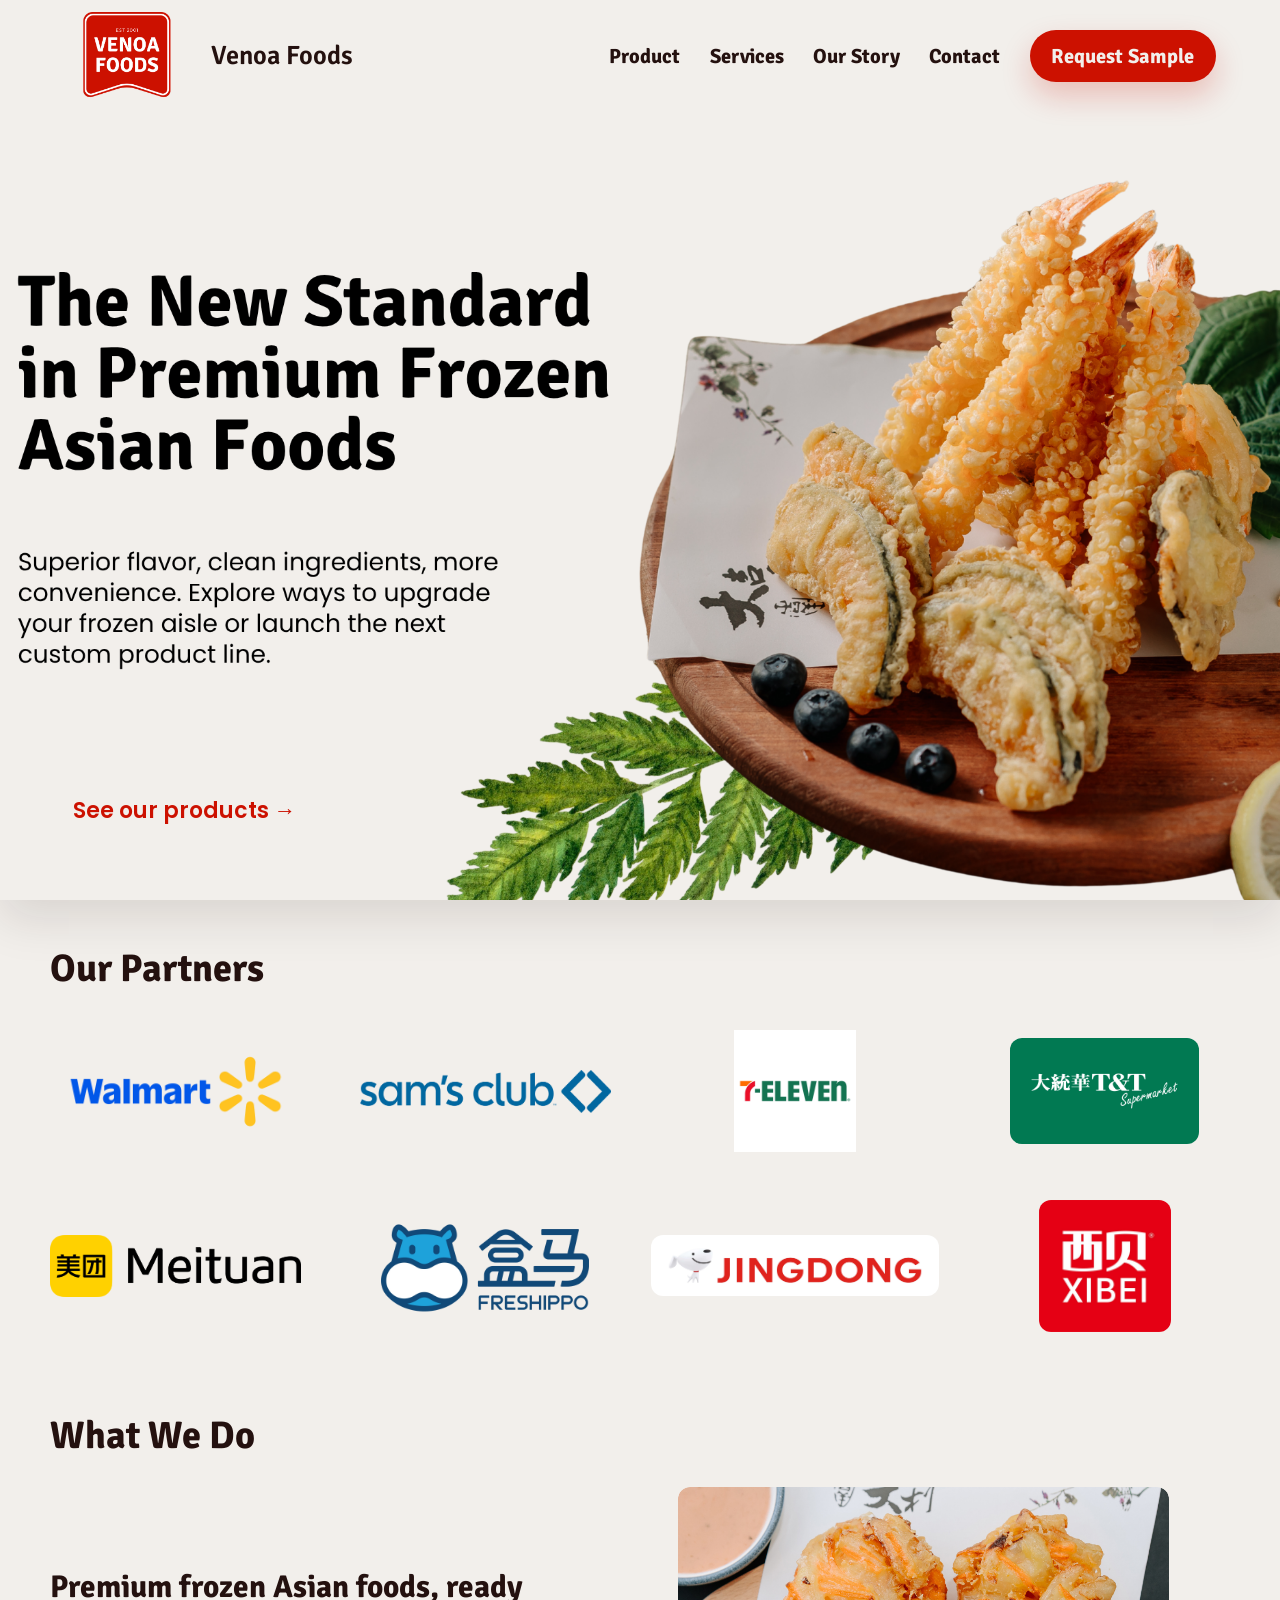
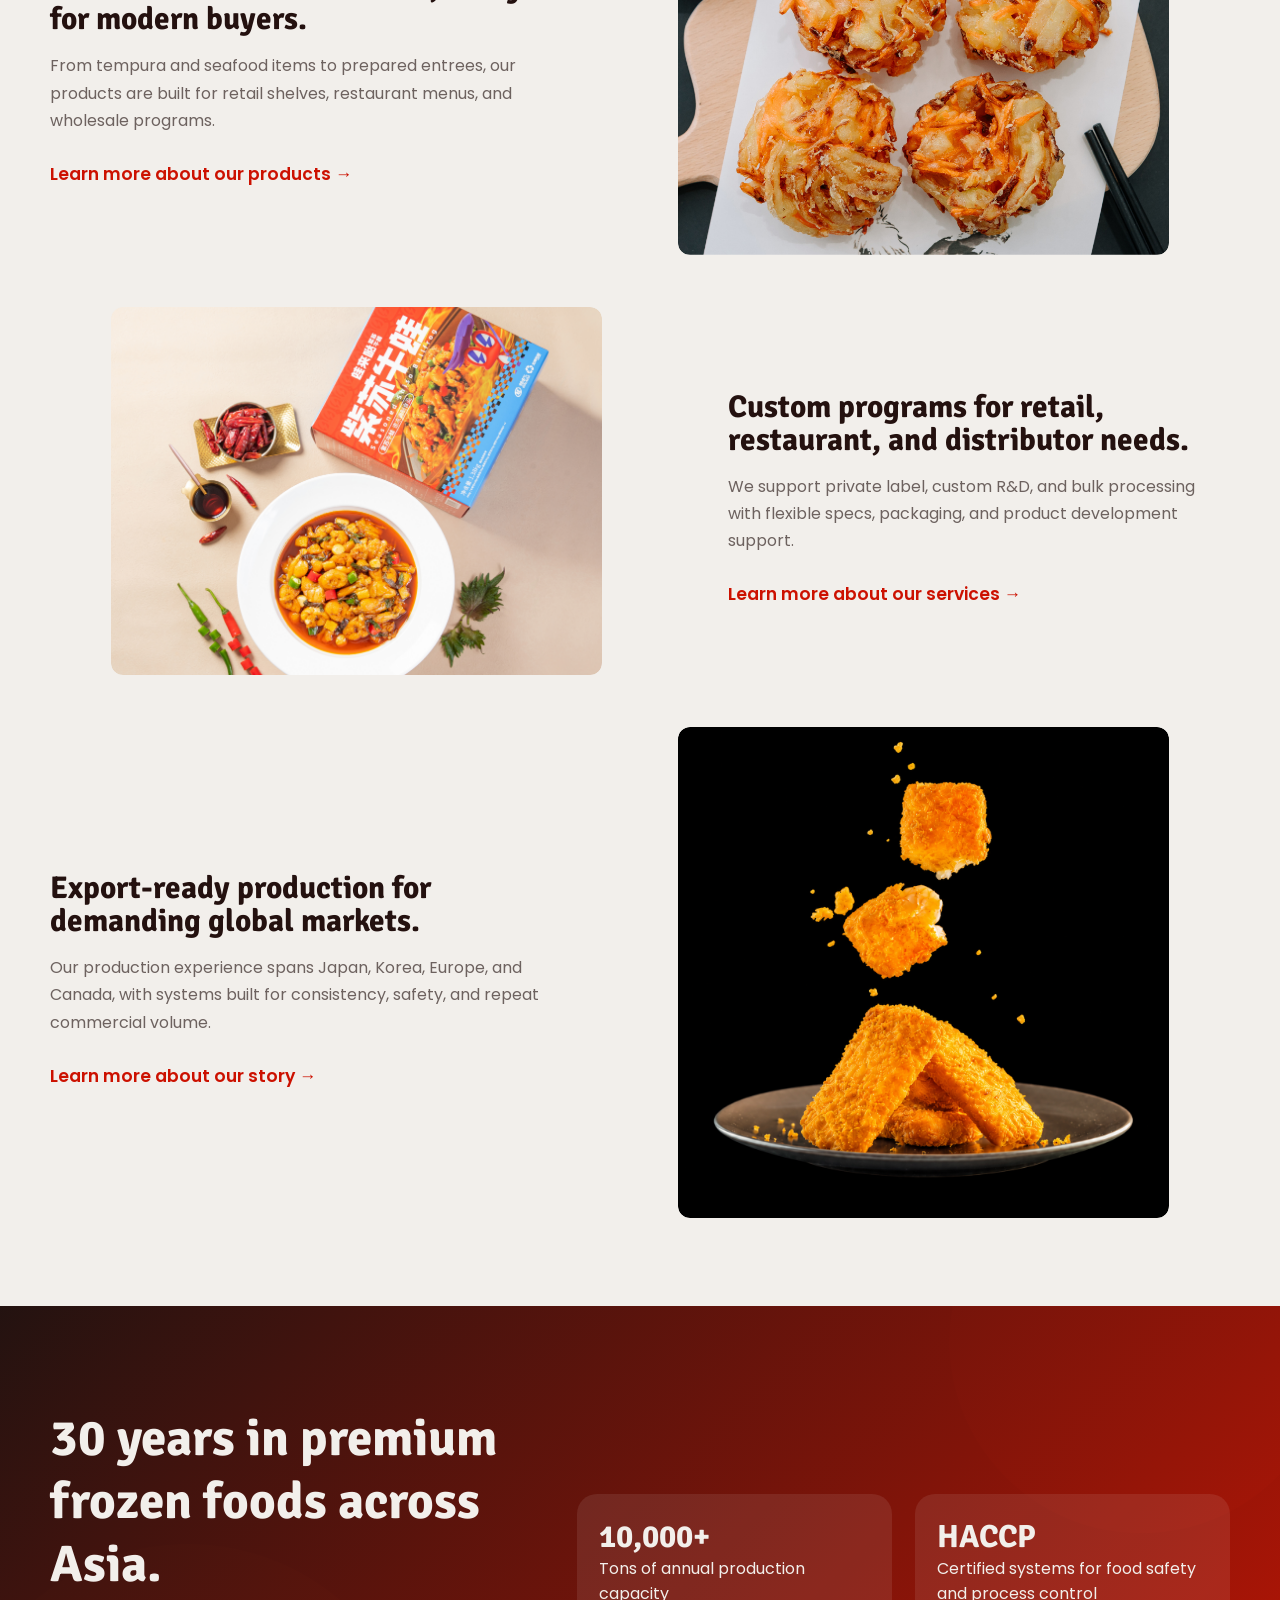
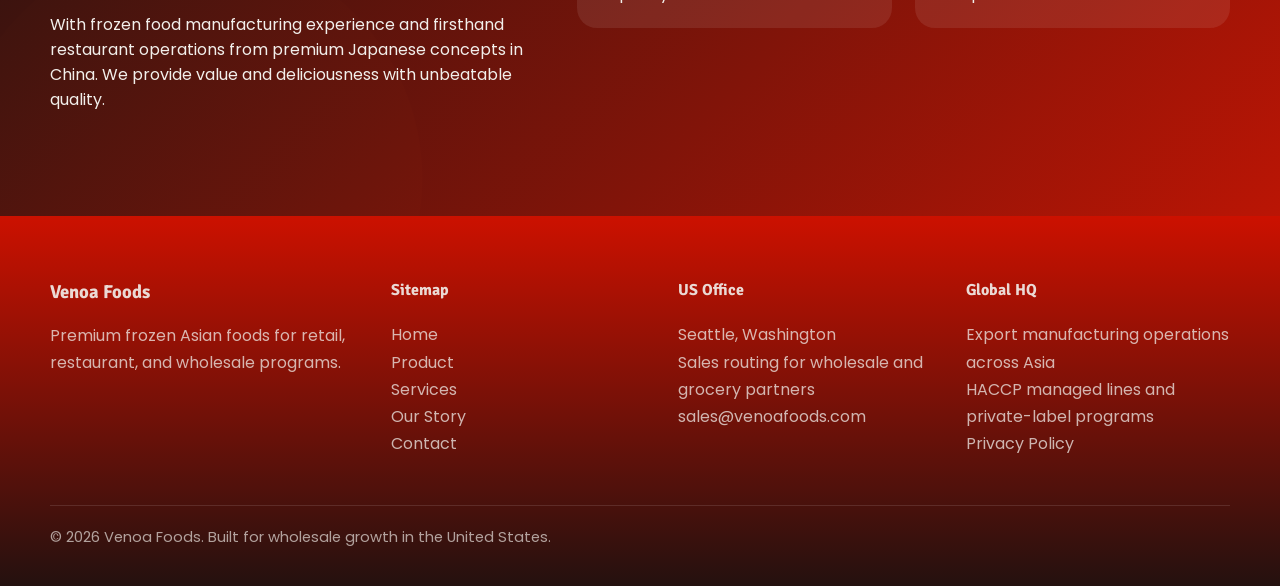
<file: index.html>
<!DOCTYPE html>
<html lang="en">
  <head>
    <meta charset="UTF-8">
    <meta name="viewport" content="width=device-width, initial-scale=1.0">
    <title>Venoa Foods | Premium Asian Frozen Foods</title>
    <meta name="description" content="Venoa Foods delivers premium Asian frozen foods for US wholesale buyers, retail category managers, and large distributors.">
    <link rel="icon" href="assets/logos/favicon.svg" type="image/svg+xml">
    <link rel="stylesheet" href="css/global.css?v=square-export-photo">
    <script type="module" src="js/components.js?v=mobile-review"></script>
  </head>
  <body data-page="index">
    <div data-site-nav></div>
    <div data-lead-modal></div>

    <main>
      <section class="hero">
        <div class="shell">
          <div class="hero-frame">
            <h1 class="hero-mobile-heading">The New Standard in Premium Frozen Asian Foods</h1>
            <picture>
              <source media="(max-width: 760px)" srcset="assets/images/products/veggie-tempura-combo.jpg">
              <img class="hero-image" src="assets/images/landing-page.png" alt="Premium Asian frozen foods, plated and ready to serve">
            </picture>
            <a class="hero-product-link" href="products.html">See our products →</a>
          </div>
        </div>
      </section>

      <section class="partners-section">
        <div class="shell">
          <div class="partners-head">
            <h2>Our Partners</h2>
          </div>
          <div class="partners-grid" aria-label="Retail and distribution partners">
            <div class="partner-logo"><img src="assets/logos/walmart-logo.webp" alt="Walmart"></div>
            <div class="partner-logo"><img src="assets/logos/sams-club-logo.webp" alt="Sam's Club"></div>
            <div class="partner-logo"><img src="assets/logos/7-eleven-logo.webp" alt="7-Eleven"></div>
            <div class="partner-logo partner-logo-tnt"><img src="assets/logos/tnt-logo.webp" alt="T&T Supermarket"></div>
          </div>
          <div class="partners-grid partners-grid-secondary" aria-label="Chinese retail and restaurant partners">
            <div class="partner-logo partner-logo-meituan"><img src="assets/logos/meituan-logo.png" alt="Meituan"></div>
            <div class="partner-logo partner-logo-freshippo"><img src="assets/logos/freshippo-logo.png" alt="Freshippo"></div>
            <div class="partner-logo partner-logo-jd"><img src="assets/logos/jd-logo.jpg" alt="JD"></div>
            <div class="partner-logo partner-logo-xibei"><img src="assets/logos/xibei-logo.jpg" alt="Xibei"></div>
          </div>
        </div>
      </section>

      <section class="section quick-facts-section">
        <div class="shell">
          <div class="section-head">
            <h2>What We Do</h2>
          </div>
          <div class="quick-facts-rows">
            <article class="quick-fact-row">
              <div class="quick-fact-copy">
                <h3>Premium frozen Asian foods, ready for modern buyers.</h3>
                <p>From tempura and seafood items to prepared entrees, our products are built for retail shelves, restaurant menus, and wholesale programs.</p>
                <a class="text-cta" href="products.html">Learn more about our products →</a>
              </div>
              <div class="quick-fact-graphic">
                <img src="assets/images/veg-tempura.png?v=veg-crop" alt="Vegetable tempura">
              </div>
            </article>
            <article class="quick-fact-row quick-fact-row-reverse">
              <div class="quick-fact-copy">
                <h3>Custom programs for retail, restaurant, and distributor needs.</h3>
                <p>We support private label, custom R&amp;D, and bulk processing with flexible specs, packaging, and product development support.</p>
                <a class="text-cta" href="services.html">Learn more about our services →</a>
              </div>
              <div class="quick-fact-graphic">
                <img src="assets/images/shiso-bullfrog.jpg" alt="Shiso bullfrog packaged product">
              </div>
            </article>
            <article class="quick-fact-row">
              <div class="quick-fact-copy">
                <h3>Export-ready production for demanding global markets.</h3>
                <p>Our production experience spans Japan, Korea, Europe, and Canada, with systems built for consistency, safety, and repeat commercial volume.</p>
                <a class="text-cta" href="about.html">Learn more about our story →</a>
              </div>
              <div class="quick-fact-graphic">
                <img class="export-product-image" src="assets/images/breaded-bites-square-black.png" alt="Golden breaded pieces floating above a dark plate against a black background" width="1254" height="1254" loading="lazy">
              </div>
            </article>
          </div>
        </div>
      </section>

      <section class="section metric-band">
        <div class="shell metric-grid">
          <div class="metric-lead">
            <h2>30 years in premium frozen foods across Asia.</h2>
            <p>With frozen food manufacturing experience and firsthand restaurant operations from premium Japanese concepts in China. We provide value and deliciousness with unbeatable quality.</p>
          </div>
          <div class="metric">
            <strong>10,000+</strong>
            <span>Tons of annual production capacity</span>
          </div>
          <div class="metric">
            <strong>HACCP</strong>
            <span>Certified systems for food safety and process control</span>
          </div>
        </div>
      </section>
    </main>

    <div data-site-footer></div>
  </body>
</html>
</file>
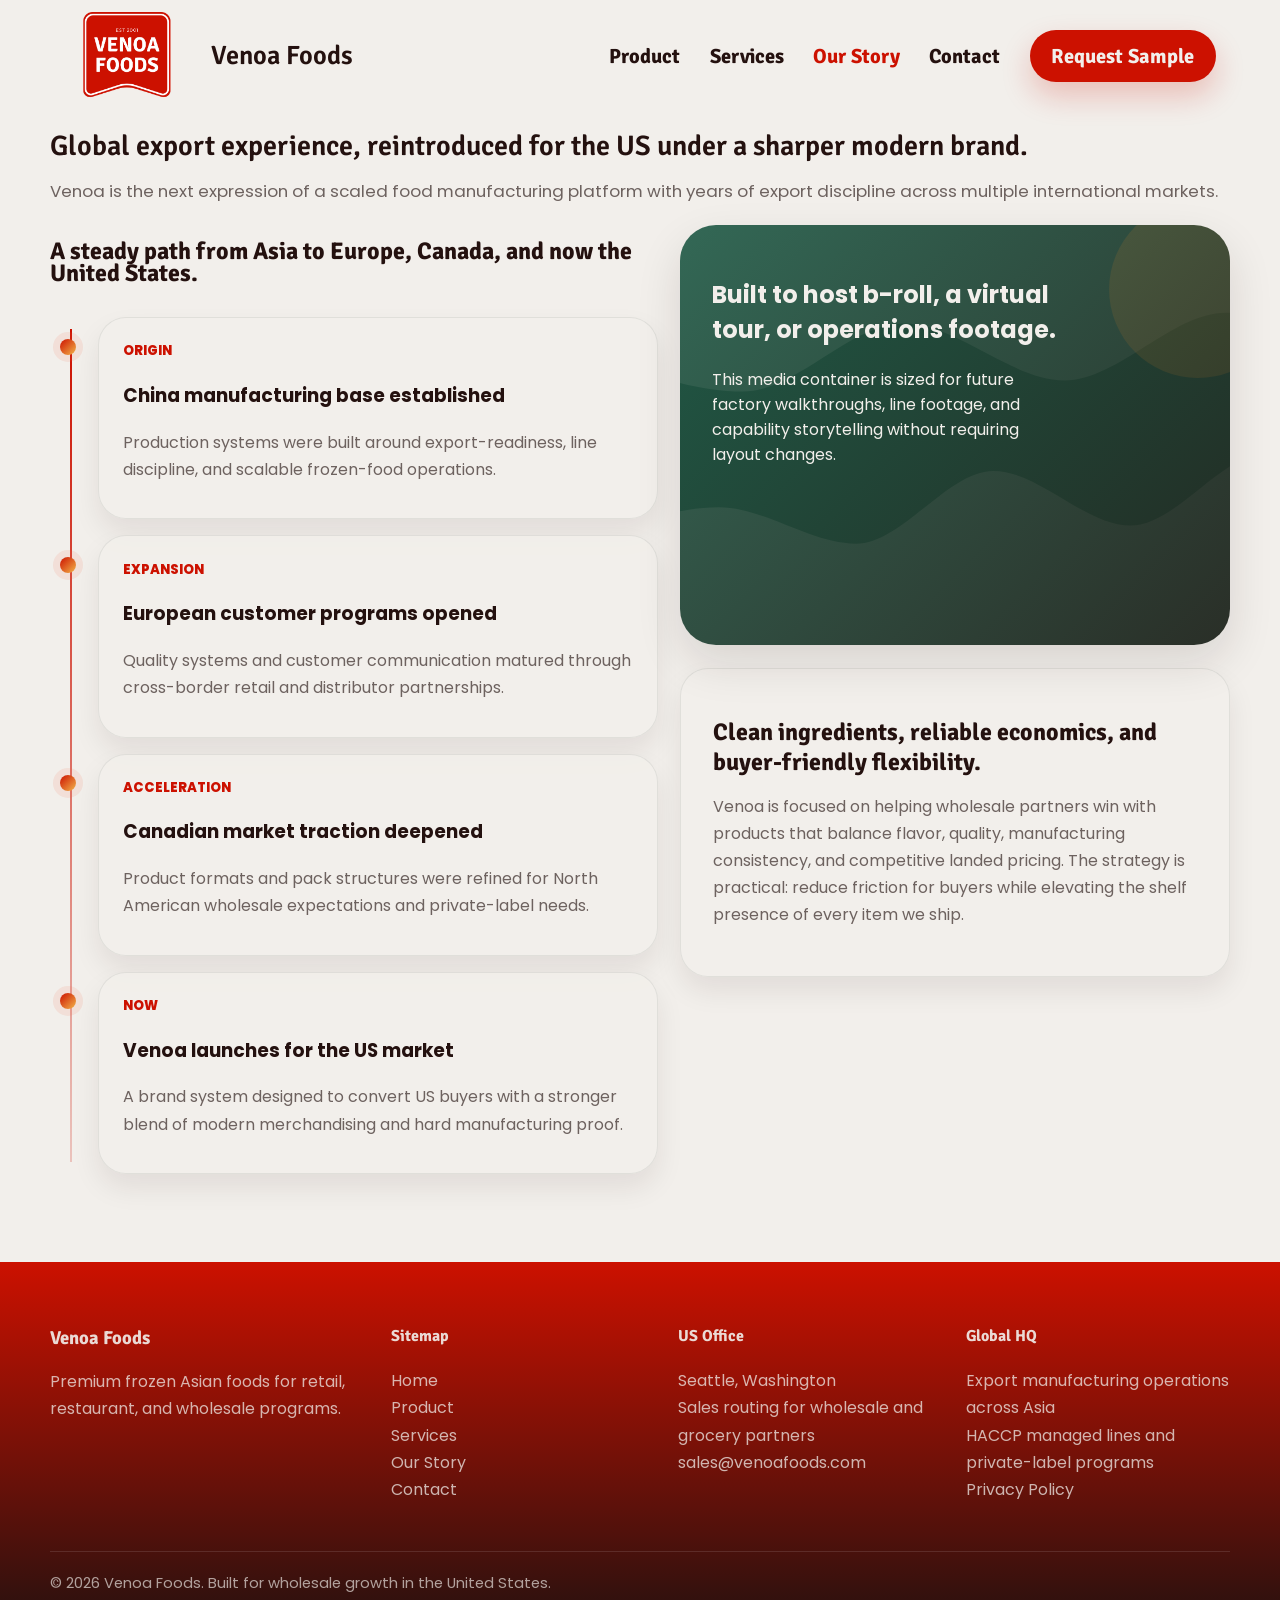
<file: about.html>
<!DOCTYPE html>
<html lang="en">
  <head>
    <meta charset="UTF-8">
    <meta name="viewport" content="width=device-width, initial-scale=1.0">
    <title>Venoa Foods | Our Story</title>
    <meta name="description" content="Venoa brings international export experience, HACCP-certified production, and modern frozen food manufacturing to the US market.">
    <link rel="icon" href="assets/logos/favicon.svg" type="image/svg+xml">
    <link rel="stylesheet" href="css/global.css?v=mobile-review">
    <script type="module" src="js/components.js?v=mobile-review"></script>
  </head>
  <body data-page="about">
    <div data-site-nav></div>
    <div data-lead-modal></div>

    <main>
      <section class="page-hero page-hero-plain">
        <div class="shell">
          <div class="page-hero-frame">
            <div class="page-hero-copy">
              <h1>Global export experience, reintroduced for the US under a sharper modern brand.</h1>
              <p>Venoa is the next expression of a scaled food manufacturing platform with years of export discipline across multiple international markets.</p>
            </div>
          </div>
        </div>
      </section>

      <section class="section">
        <div class="shell about-grid">
          <div>
            <div class="section-head">

              <h2>A steady path from Asia to Europe, Canada, and now the United States.</h2>
            </div>
            <div class="timeline">
              <article class="timeline-card">
                <span class="timeline-year">Origin</span>
                <h3>China manufacturing base established</h3>
                <p>Production systems were built around export-readiness, line discipline, and scalable frozen-food operations.</p>
              </article>
              <article class="timeline-card">
                <span class="timeline-year">Expansion</span>
                <h3>European customer programs opened</h3>
                <p>Quality systems and customer communication matured through cross-border retail and distributor partnerships.</p>
              </article>
              <article class="timeline-card">
                <span class="timeline-year">Acceleration</span>
                <h3>Canadian market traction deepened</h3>
                <p>Product formats and pack structures were refined for North American wholesale expectations and private-label needs.</p>
              </article>
              <article class="timeline-card">
                <span class="timeline-year">Now</span>
                <h3>Venoa launches for the US market</h3>
                <p>A brand system designed to convert US buyers with a stronger blend of modern merchandising and hard manufacturing proof.</p>
              </article>
            </div>
          </div>

          <div>
            <div class="facility-showcase">
              <div class="facility-showcase-copy">

                <h2>Built to host b-roll, a virtual tour, or operations footage.</h2>
                <p>This media container is sized for future factory walkthroughs, line footage, and capability storytelling without requiring layout changes.</p>
              </div>
            </div>
            <div class="mission-card" style="margin-top: 1.4rem;">

              <h2>Clean ingredients, reliable economics, and buyer-friendly flexibility.</h2>
              <p>Venoa is focused on helping wholesale partners win with products that balance flavor, quality, manufacturing consistency, and competitive landed pricing. The strategy is practical: reduce friction for buyers while elevating the shelf presence of every item we ship.</p>
            </div>
          </div>
        </div>
      </section>
    </main>

    <div data-site-footer></div>
  </body>
</html>
</file>
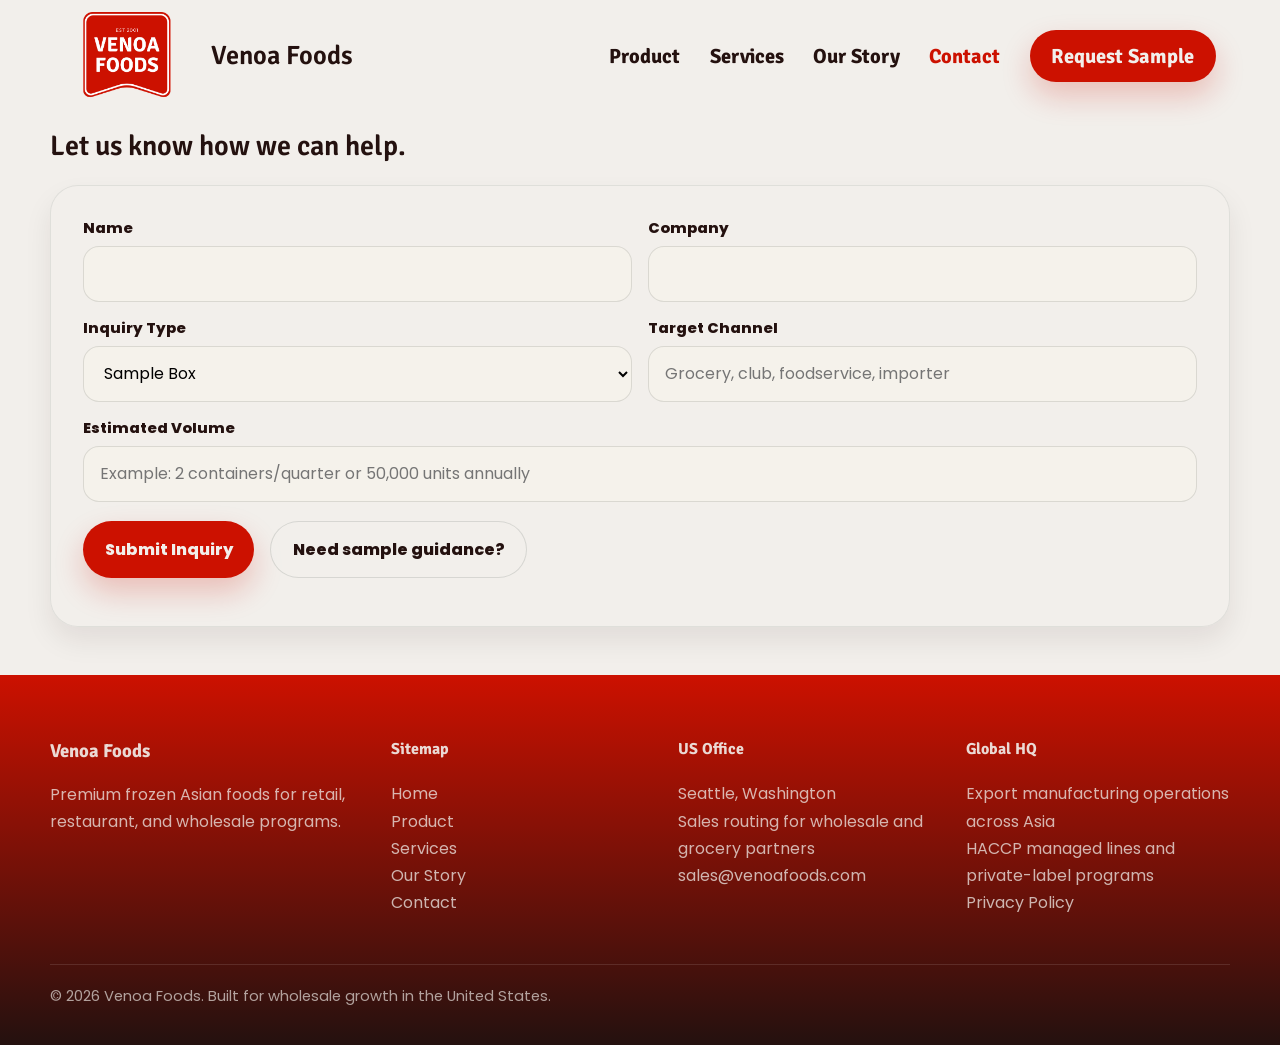
<file: contact.html>
<!DOCTYPE html>
<html lang="en">
  <head>
    <meta charset="UTF-8">
    <meta name="viewport" content="width=device-width, initial-scale=1.0">
    <title>Venoa Foods | Contact</title>
    <meta name="description" content="Contact Venoa for sample boxes, custom quotes, and wholesale distribution inquiries.">
    <link rel="icon" href="assets/logos/favicon.svg" type="image/svg+xml">
    <link rel="stylesheet" href="css/global.css?v=mobile-review">
    <script type="module" src="js/components.js?v=mobile-review"></script>
  </head>
  <body class="contact-page" data-page="contact">
    <div data-site-nav></div>
    <div data-lead-modal></div>

    <main>
      <section class="section">
        <div class="shell contact-grid">
          <h1 class="contact-heading">Let us know how we can help.</h1>

          <div class="contact-form-shell">
            <form id="contact-form" data-contact-form>
              <div class="form-grid">
                <div class="field">
                  <label for="name">Name</label>
                  <input id="name" name="name" type="text" required>
                </div>
                <div class="field">
                  <label for="company">Company</label>
                  <input id="company" name="company" type="text" required>
                </div>
                <div class="field">
                  <label for="inquiryType">Inquiry Type</label>
                  <select id="inquiryType" name="inquiryType" required>
                    <option value="sample-box">Sample Box</option>
                    <option value="custom-quote">Custom Quote</option>
                    <option value="general-wholesale">General Wholesale</option>
                  </select>
                </div>
                <div class="field">
                  <label for="targetChannel">Target Channel</label>
                  <input id="targetChannel" name="targetChannel" type="text" placeholder="Grocery, club, foodservice, importer" required>
                </div>
                <div class="field field-full">
                  <label for="estimatedVolume">Estimated Volume</label>
                  <input id="estimatedVolume" name="estimatedVolume" type="text" placeholder="Example: 2 containers/quarter or 50,000 units annually" required>
                </div>
                <div class="field field-full" data-project-details hidden>
                  <label for="projectDetails">Project Details</label>
                  <textarea id="projectDetails" name="projectDetails" placeholder="Share product brief, flavor direction, pack format, timing, and compliance requirements."></textarea>
                </div>
              </div>
              <div class="btn-row" style="margin-top: 1.2rem;">
                <button class="btn btn-primary" type="submit">Submit Inquiry</button>
                <button class="btn btn-secondary" type="button" data-open-modal>Need sample guidance?</button>
              </div>

              <p class="form-status" data-form-status aria-live="polite"></p>
            </form>
          </div>
        </div>
      </section>
    </main>

    <div data-site-footer></div>
  </body>
</html>
</file>
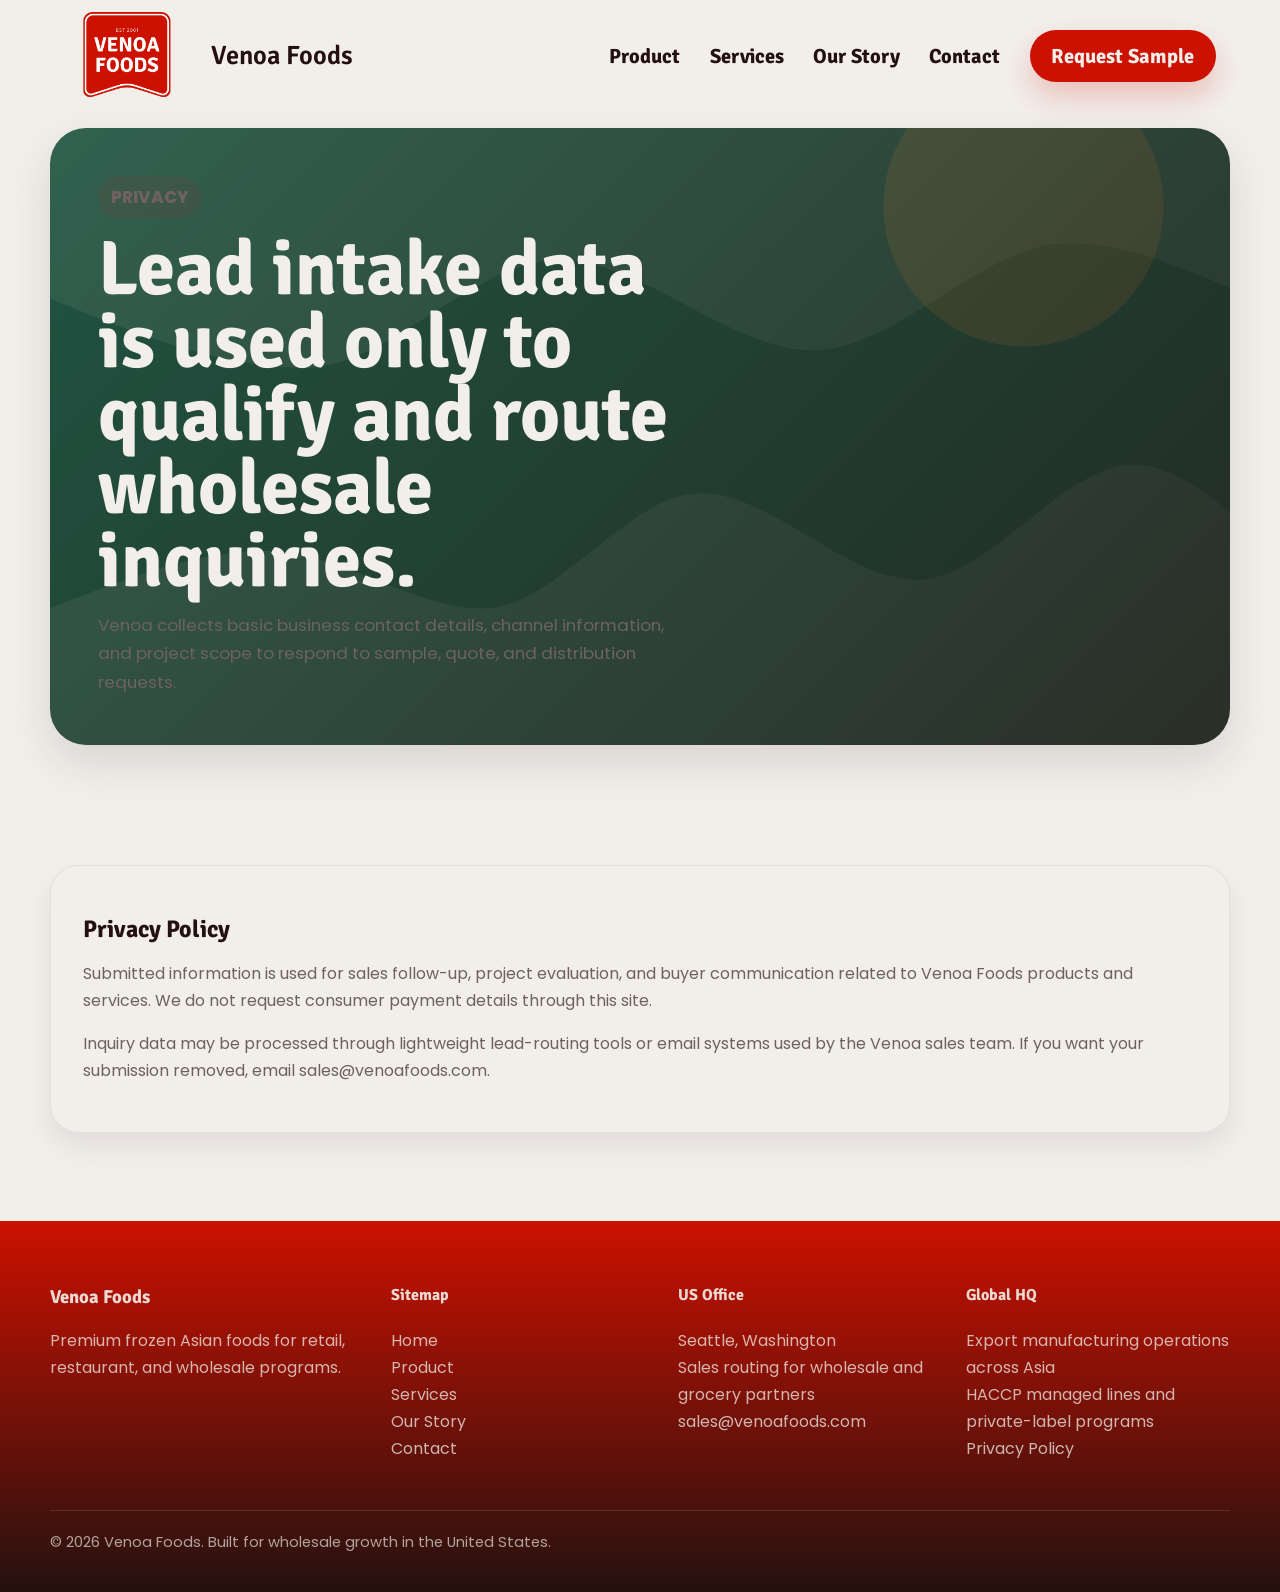
<file: privacy.html>
<!DOCTYPE html>
<html lang="en">
  <head>
    <meta charset="UTF-8">
    <meta name="viewport" content="width=device-width, initial-scale=1.0">
    <title>Venoa Foods | Privacy Policy</title>
    <meta name="description" content="Privacy policy for Venoa Foods lead intake and wholesale inquiry handling.">
    <link rel="icon" href="assets/logos/favicon.svg" type="image/svg+xml">
    <link rel="stylesheet" href="css/global.css?v=mobile-review">
    <script type="module" src="js/components.js?v=mobile-review"></script>
  </head>
  <body data-page="privacy">
    <div data-site-nav></div>
    <div data-lead-modal></div>

    <main>
      <section class="page-hero">
        <div class="shell">
          <div class="page-hero-frame">
            <div class="page-hero-copy">
              <p class="eyebrow">Privacy</p>
              <h1>Lead intake data is used only to qualify and route wholesale inquiries.</h1>
              <p>Venoa collects basic business contact details, channel information, and project scope to respond to sample, quote, and distribution requests.</p>
            </div>
          </div>
        </div>
      </section>

      <section class="section">
        <div class="shell">
          <div class="mission-card">
            <h2>Privacy Policy</h2>
            <p>Submitted information is used for sales follow-up, project evaluation, and buyer communication related to Venoa Foods products and services. We do not request consumer payment details through this site.</p>
            <p>Inquiry data may be processed through lightweight lead-routing tools or email systems used by the Venoa sales team. If you want your submission removed, email <a href="mailto:sales@venoafoods.com">sales@venoafoods.com</a>.</p>
          </div>
        </div>
      </section>
    </main>

    <div data-site-footer></div>
  </body>
</html>
</file>
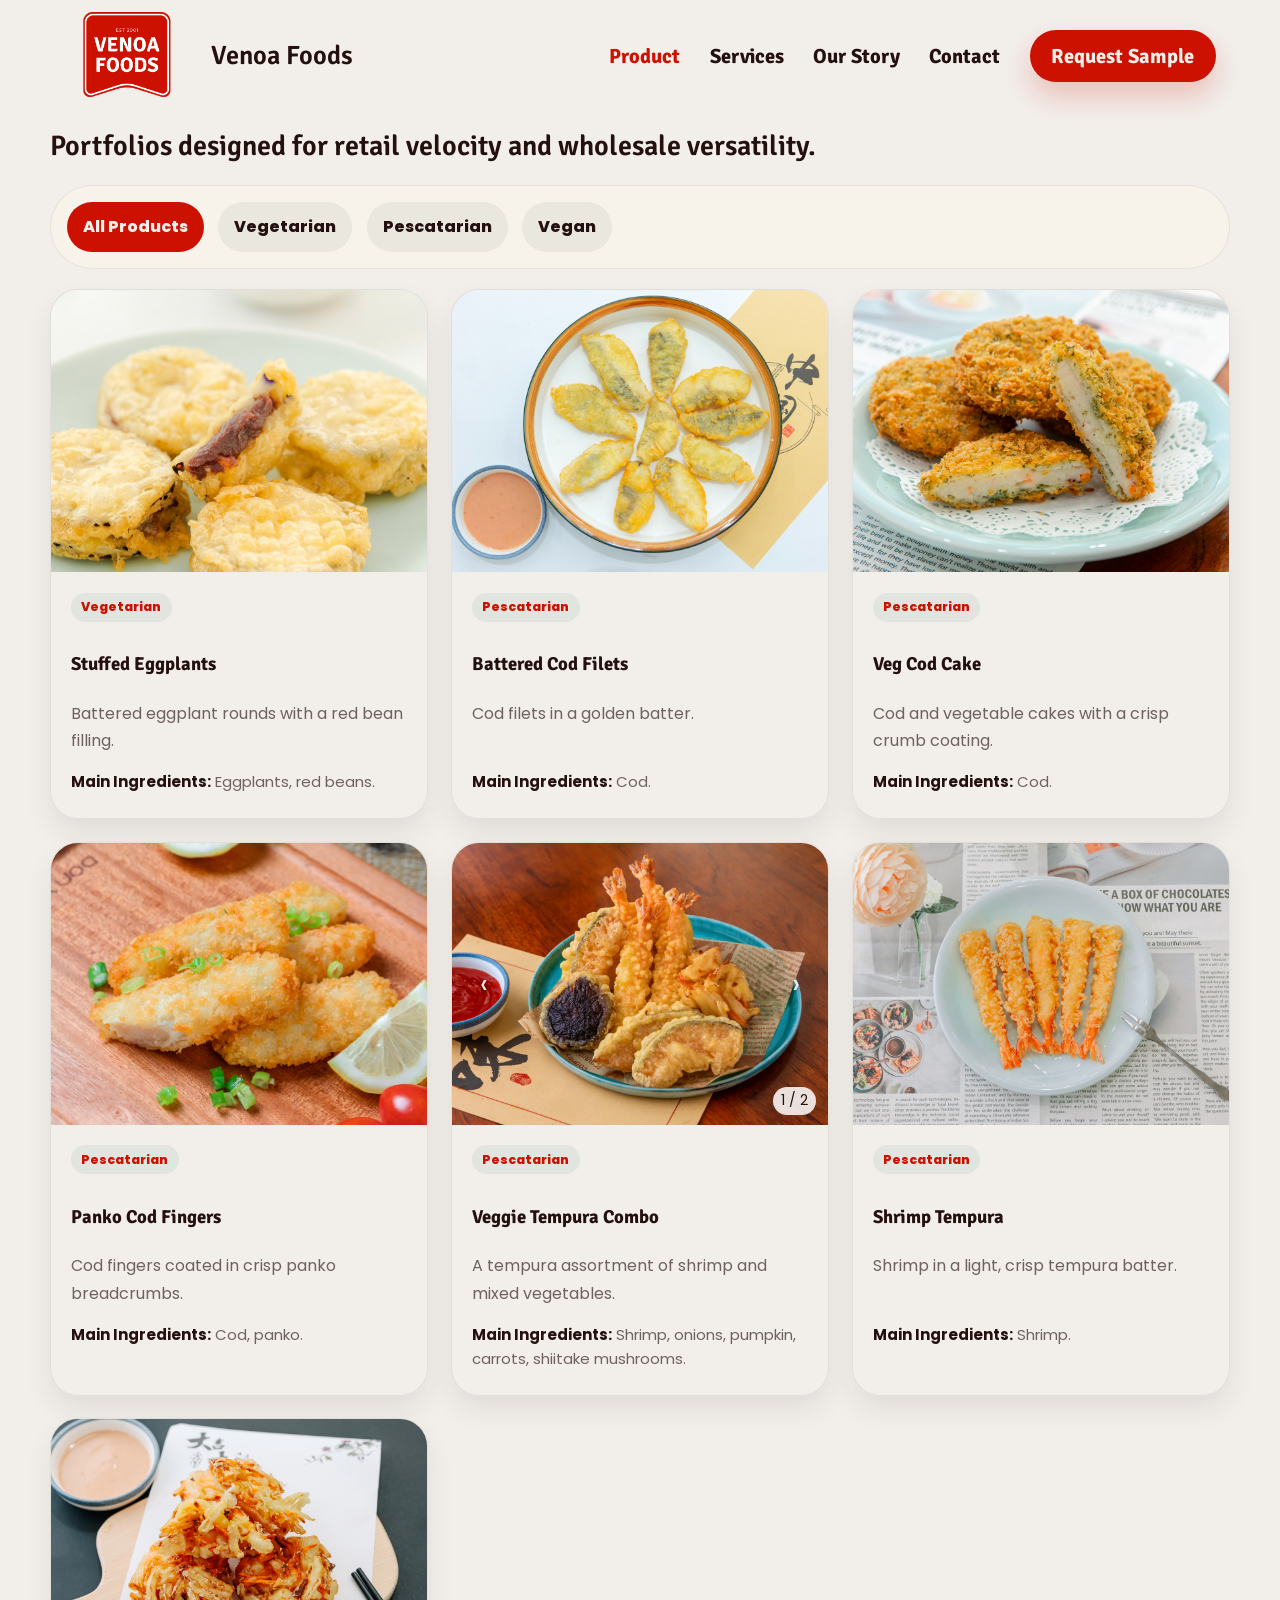
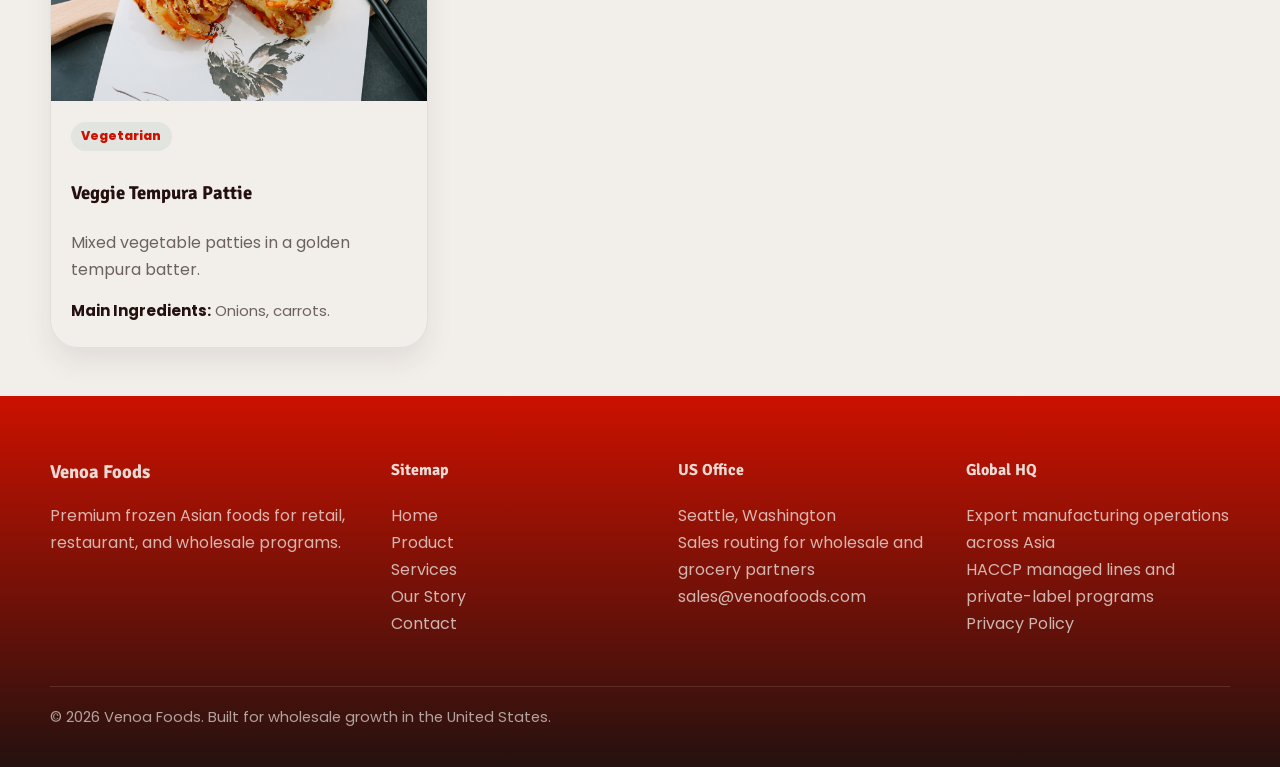
<file: products.html>
<!DOCTYPE html>
<html lang="en">
  <head>
    <meta charset="UTF-8">
    <meta name="viewport" content="width=device-width, initial-scale=1.0">
    <title>Venoa Foods | Products</title>
    <meta name="description" content="Browse frozen food products for wholesale grocery, foodservice, and club distribution.">
    <link rel="icon" href="assets/logos/favicon.svg" type="image/svg+xml">
    <link rel="stylesheet" href="css/global.css?v=mobile-review">
    <script type="module" src="js/components.js?v=mobile-review"></script>
    <script type="module" src="js/filters.js?v=sticky-filter-fade"></script>
  </head>
  <body class="products-page" data-page="products">
    <div data-site-nav></div>
    <div data-lead-modal></div>

    <main>
      <section class="page-hero page-hero-plain">
        <div class="shell">
          <div class="page-hero-frame">
            <div class="page-hero-copy">
              <h1>Portfolios designed for retail velocity and wholesale versatility.</h1>
            </div>
          </div>
        </div>
      </section>

      <section class="section">
        <div class="shell">
          <div class="filter-bar" data-filter-bar aria-label="Filter products by dietary type">
            <button class="filter-chip is-active" type="button" data-filter="all" aria-pressed="true">All Products</button>
            <button class="filter-chip" type="button" data-filter="vegetarian" aria-pressed="false">Vegetarian</button>
            <button class="filter-chip" type="button" data-filter="pescatarian" aria-pressed="false">Pescatarian</button>
            <button class="filter-chip" type="button" data-filter="vegan" aria-pressed="false">Vegan</button>
          </div>

          <p data-filter-empty role="status" hidden>No products in this category yet.</p>

          <div class="product-grid">
            <article class="product-card" data-product-type="vegetarian">
              <div class="product-thumb">
                <img src="assets/images/products/stuffed-eggplants.jpg" alt="Stuffed Eggplants plated and ready to serve" loading="lazy" decoding="async">
              </div>
              <div class="product-card-body">
                <div class="product-meta"><span>Vegetarian</span></div>
                <h3>Stuffed Eggplants</h3>
                <p>Battered eggplant rounds with a red bean filling.</p>
                <p class="product-ingredients"><strong>Main Ingredients:</strong> Eggplants, red beans.</p>
              </div>
            </article>
            <article class="product-card" data-product-type="pescatarian">
              <div class="product-thumb">
                <img src="assets/images/products/battered-cod-filets.jpg" alt="Battered Cod Filets plated and ready to serve" loading="lazy" decoding="async">
              </div>
              <div class="product-card-body">
                <div class="product-meta"><span>Pescatarian</span></div>
                <h3>Battered Cod Filets</h3>
                <p>Cod filets in a golden batter.</p>
                <p class="product-ingredients"><strong>Main Ingredients:</strong> Cod.</p>
              </div>
            </article>
            <article class="product-card" data-product-type="pescatarian">
              <div class="product-thumb">
                <img src="assets/images/products/veg-cod-cake.jpg" alt="Veg Cod Cake plated and ready to serve" loading="lazy" decoding="async">
              </div>
              <div class="product-card-body">
                <div class="product-meta"><span>Pescatarian</span></div>
                <h3>Veg Cod Cake</h3>
                <p>Cod and vegetable cakes with a crisp crumb coating.</p>
                <p class="product-ingredients"><strong>Main Ingredients:</strong> Cod.</p>
              </div>
            </article>
            <article class="product-card" data-product-type="pescatarian">
              <div class="product-thumb">
                <img src="assets/images/products/panko-cod-fingers.jpg" alt="Panko Cod Fingers plated and ready to serve" loading="lazy" decoding="async">
              </div>
              <div class="product-card-body">
                <div class="product-meta"><span>Pescatarian</span></div>
                <h3>Panko Cod Fingers</h3>
                <p>Cod fingers coated in crisp panko breadcrumbs.</p>
                <p class="product-ingredients"><strong>Main Ingredients:</strong> Cod, panko.</p>
              </div>
            </article>
            <article class="product-card" data-product-type="pescatarian" data-product-gallery>
              <div class="product-thumb product-gallery">
                <img class="is-active" src="assets/images/products/veggie-tempura-combo.jpg" alt="Veggie Tempura Combo plated and ready to serve" loading="eager" decoding="async" data-product-slide aria-hidden="false">
                <img src="assets/images/products/veggie-tempura-combo-tray.jpg" alt="Shrimp and vegetable tempura combo in a plastic container" loading="eager" decoding="async" data-product-slide aria-hidden="true">
                <button class="product-image-arrow product-image-prev" type="button" data-image-prev aria-label="Previous combo photo"><span aria-hidden="true">‹</span></button>
                <button class="product-image-arrow product-image-next" type="button" data-image-next aria-label="Next combo photo"><span aria-hidden="true">›</span></button>
                <span class="product-image-count" data-image-count aria-live="polite">1 / 2</span>
              </div>
              <div class="product-card-body">
                <div class="product-meta"><span>Pescatarian</span></div>
                <h3>Veggie Tempura Combo</h3>
                <p>A tempura assortment of shrimp and mixed vegetables.</p>
                <p class="product-ingredients"><strong>Main Ingredients:</strong> Shrimp, onions, pumpkin, carrots, shiitake mushrooms.</p>
              </div>
            </article>
            <article class="product-card" data-product-type="pescatarian">
              <div class="product-thumb">
                <img src="assets/images/products/shrimp-tempura.jpg" alt="Shrimp Tempura plated and ready to serve" loading="lazy" decoding="async">
              </div>
              <div class="product-card-body">
                <div class="product-meta"><span>Pescatarian</span></div>
                <h3>Shrimp Tempura</h3>
                <p>Shrimp in a light, crisp tempura batter.</p>
                <p class="product-ingredients"><strong>Main Ingredients:</strong> Shrimp.</p>
              </div>
            </article>
            <article class="product-card" data-product-type="vegetarian">
              <div class="product-thumb">
                <img src="assets/images/products/veggie-tempura-pattie.jpg" alt="Veggie Tempura Pattie plated and ready to serve" loading="lazy" decoding="async">
              </div>
              <div class="product-card-body">
                <div class="product-meta"><span>Vegetarian</span></div>
                <h3>Veggie Tempura Pattie</h3>
                <p>Mixed vegetable patties in a golden tempura batter.</p>
                <p class="product-ingredients"><strong>Main Ingredients:</strong> Onions, carrots.</p>
              </div>
            </article>
          </div>
        </div>
      </section>
    </main>

    <div data-site-footer></div>
  </body>
</html>
</file>
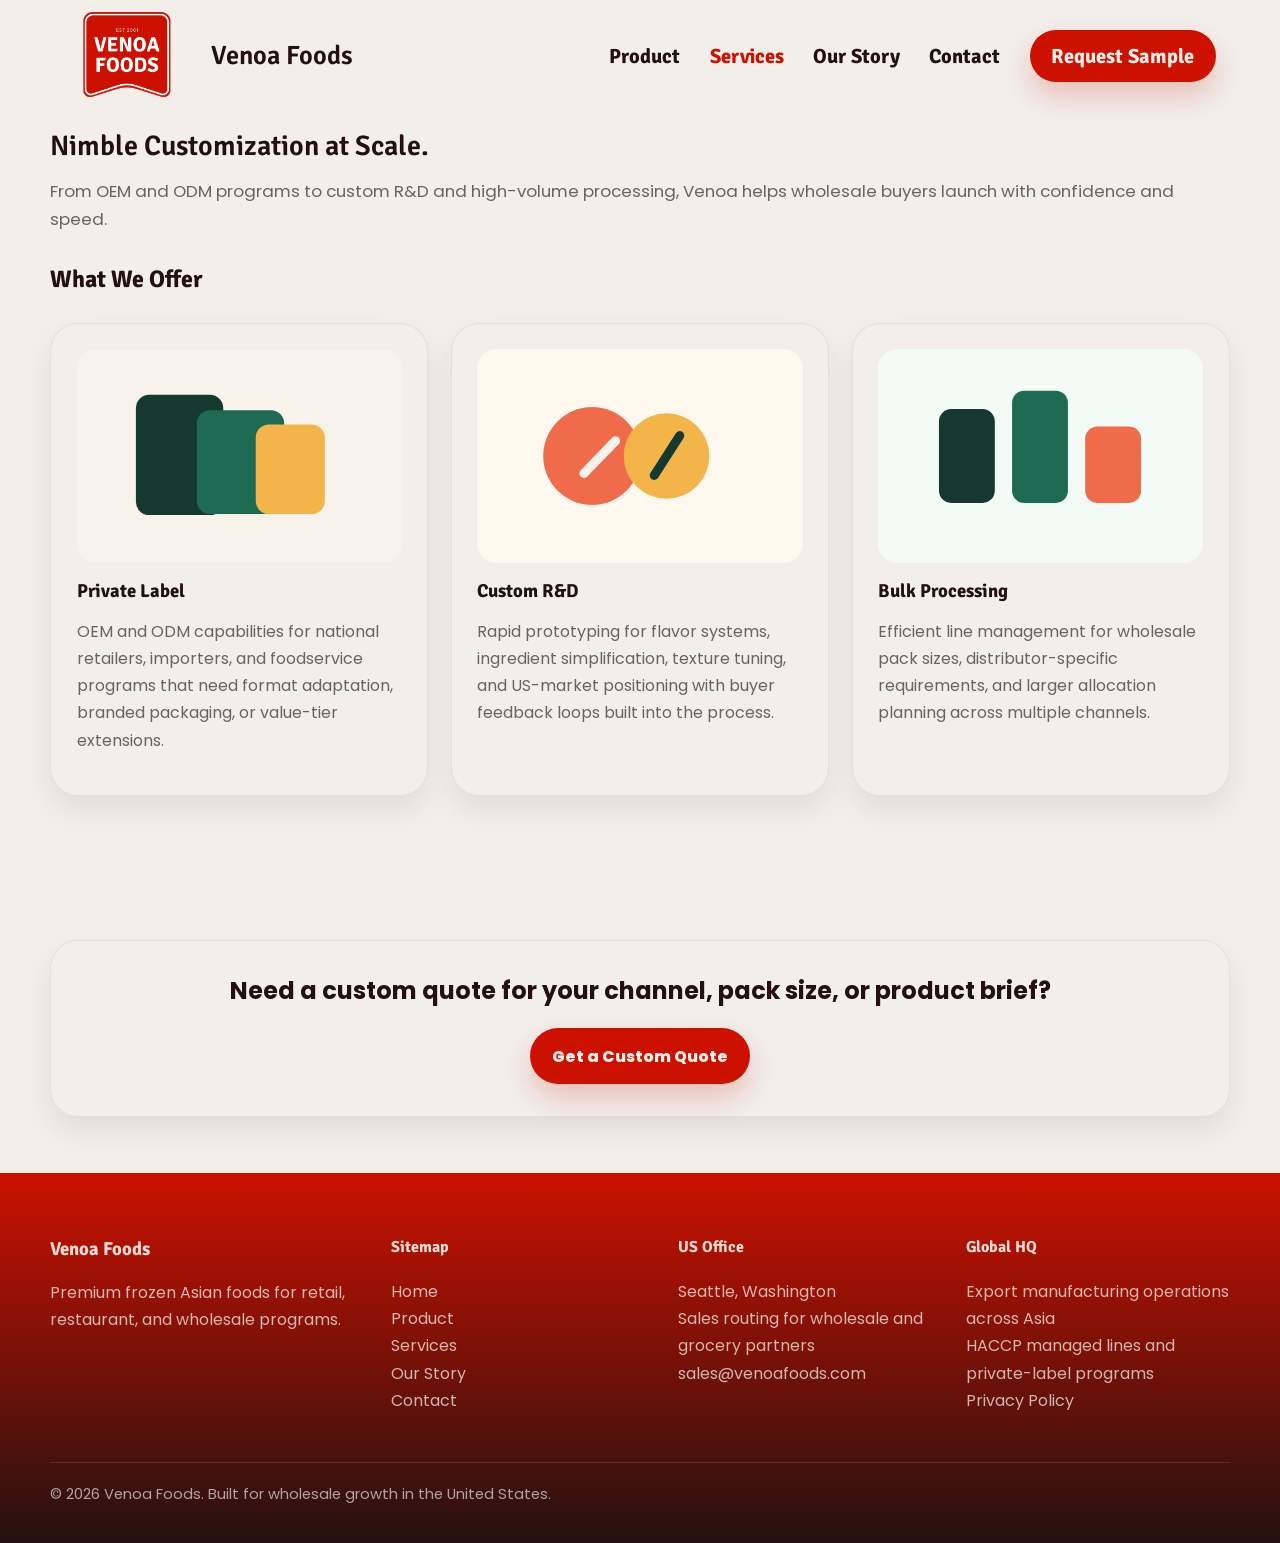
<file: services.html>
<!DOCTYPE html>
<html lang="en">
  <head>
    <meta charset="UTF-8">
    <meta name="viewport" content="width=device-width, initial-scale=1.0">
    <title>Venoa Foods | Services</title>
    <meta name="description" content="Venoa supports private label, custom R&D, and bulk processing for large-scale B2B food programs.">
    <link rel="icon" href="assets/logos/favicon.svg" type="image/svg+xml">
    <link rel="stylesheet" href="css/global.css?v=mobile-review">
    <script type="module" src="js/components.js?v=mobile-review"></script>
  </head>
  <body data-page="services">
    <div data-site-nav></div>
    <div data-lead-modal></div>

    <main>
      <section class="page-hero page-hero-plain">
        <div class="shell">
          <div class="page-hero-frame">
            <div class="page-hero-copy">
              <h1>Nimble Customization at Scale.</h1>
              <p>From OEM and ODM programs to custom R&amp;D and high-volume processing, Venoa helps wholesale buyers launch with confidence and speed.</p>
            </div>
          </div>
        </div>
      </section>

      <section class="section">
        <div class="shell">
          <div class="section-head">
            <h2>What We Offer</h2>
          </div>
          <div class="service-grid">
            <article class="service-card">
              <img src="assets/images/service-private-label.svg" alt="Private label program illustration">
              <h3>Private Label</h3>
              <p>OEM and ODM capabilities for national retailers, importers, and foodservice programs that need format adaptation, branded packaging, or value-tier extensions.</p>
            </article>
            <article class="service-card">
              <img src="assets/images/service-rnd.svg" alt="Research and development illustration">
              <h3>Custom R&amp;D</h3>
              <p>Rapid prototyping for flavor systems, ingredient simplification, texture tuning, and US-market positioning with buyer feedback loops built into the process.</p>
            </article>
            <article class="service-card">
              <img src="assets/images/service-bulk.svg" alt="Bulk processing illustration">
              <h3>Bulk Processing</h3>
              <p>Efficient line management for wholesale pack sizes, distributor-specific requirements, and larger allocation planning across multiple channels.</p>
            </article>
          </div>
        </div>
      </section>

      <section class="section-tight">
        <div class="shell">
          <div class="quote-banner quote-banner-centered">
            <div>
              <h2>Need a custom quote for your channel, pack size, or product brief?</h2>
            </div>
            <a class="btn btn-primary" href="contact.html">Get a Custom Quote</a>
          </div>
        </div>
      </section>
    </main>

    <div data-site-footer></div>
  </body>
</html>
</file>
<file: css/global.css>
@import url("https://fonts.googleapis.com/css2?family=Poppins:wght@400;500;600;700;800&family=Signika:wght@500;600;700&display=swap");

:root {
  --color-ink: #24110f;
  --color-deep: #cc1100;
  --color-forest: #cc1100;
  --color-mint: #f2efeb;
  --color-cream: #f2efeb;
  --color-gold: #f3b44a;
  --color-coral: #cc1100;
  --color-slate: #6d625f;
  --color-white: #f2efeb;
  --shadow-soft: 0 18px 45px rgba(36, 17, 15, 0.12);
  --shadow-card: 0 14px 28px rgba(36, 17, 15, 0.08);
  --radius-lg: 28px;
  --radius-md: 20px;
  --radius-sm: 14px;
  --shell-width: min(1180px, calc(100vw - 2rem));
  --nav-height: clamp(112px, 12svh, 138px);
}

*,
*::before,
*::after {
  box-sizing: border-box;
}

html {
  scroll-behavior: smooth;
}

body {
  margin: 0;
  font-family: "Poppins", "Helvetica Neue", Arial, sans-serif;
  color: var(--color-ink);
  background: var(--color-white);
}

img {
  display: block;
  max-width: 100%;
}

a {
  color: inherit;
  text-decoration: none;
}

button,
input,
select,
textarea {
  font: inherit;
}

.shell {
  width: var(--shell-width);
  margin: 0 auto;
}

.site-nav .shell {
  width: calc(100vw - 8rem);
}

.section {
  padding: 5.5rem 0;
}

.section-tight {
  padding: 3.5rem 0;
}

.eyebrow {
  display: inline-flex;
  align-items: center;
  gap: 0.5rem;
  padding: 0.45rem 0.8rem;
  border-radius: 999px;
  background: rgba(204, 17, 0, 0.08);
  color: var(--color-forest);
  font-size: 0.8rem;
  font-weight: 800;
  letter-spacing: 0;
  text-transform: uppercase;
}

.section-head {
  max-width: 760px;
  margin-bottom: 2rem;
}

.section-head h1,
.section-head h2,
.section-head h3,
.hero-copy h1,
.page-hero-copy h1 {
  margin: 0.9rem 0 0.8rem;
  font-family: "Signika", "Avenir Next", "Segoe UI", sans-serif;
  font-weight: 700;
  letter-spacing: 0;
  line-height: 0.95;
}

.section-head p,
.hero-copy p,
.page-hero-copy p {
  margin: 0;
  color: var(--color-slate);
  font-size: 1.05rem;
  line-height: 1.7;
}

.btn-row {
  display: flex;
  flex-wrap: wrap;
  gap: 1rem;
}

.btn {
  display: inline-flex;
  align-items: center;
  justify-content: center;
  gap: 0.55rem;
  min-height: 52px;
  padding: 0.95rem 1.35rem;
  border: 0;
  border-radius: 999px;
  font-weight: 800;
  letter-spacing: 0;
  cursor: pointer;
  transition: transform 180ms ease, box-shadow 180ms ease, background-color 180ms ease;
}

.btn:hover,
.btn:focus-visible {
  transform: translateY(-2px);
}

.btn-primary {
  background: var(--color-coral);
  color: var(--color-white);
  box-shadow: 0 14px 30px rgba(204, 17, 0, 0.22);
}

.btn-secondary {
  background: rgba(242, 239, 235, 0.8);
  color: var(--color-ink);
  border: 1px solid rgba(16, 35, 29, 0.12);
}

.site-nav {
  position: sticky;
  top: 0;
  z-index: 50;
  background: var(--color-white);
  transition: background-color 180ms ease, box-shadow 180ms ease, backdrop-filter 180ms ease;
}

.site-nav.is-solid {
  background: rgba(242, 239, 235, 0.94);
  box-shadow: 0 12px 30px rgba(36, 17, 15, 0.08);
  backdrop-filter: blur(16px);
}

.site-nav-bar {
  height: var(--nav-height);
  display: flex;
  align-items: center;
  justify-content: space-between;
  gap: 3rem;
}

.nav-action {
  min-height: 52px;
  padding: 0.78rem 1.35rem;
  font-size: 1.1rem;
  font-weight: 600;
}

.site-mark {
  display: inline-flex;
  align-items: center;
  gap: 1.3rem;
  font-family: "Signika", sans-serif;
  font-weight: 600;
}

.site-mark img {
  width: clamp(126px, 7.6vw, 150px);
  height: auto;
  max-height: calc(var(--nav-height) - 24px);
  object-fit: contain;
}

.site-mark-copy strong {
  display: block;
  font-size: 1.65rem;
  font-weight: 600;
  line-height: 1;
}

.nav-links {
  display: flex;
  align-items: center;
  gap: clamp(1.6rem, 2.3vw, 2.6rem);
  font-family: "Signika", sans-serif;
  margin-left: auto;
}

.nav-links a {
  font-size: clamp(1.28rem, 1.2vw, 1.55rem);
  font-weight: 700;
}

.nav-links a[aria-current="page"] {
  color: var(--color-coral);
}

.nav-toggle {
  display: none;
  width: 48px;
  height: 48px;
  border-radius: 50%;
  border: 1px solid rgba(16, 35, 29, 0.12);
  background: rgba(242, 239, 235, 0.75);
}

.nav-toggle span {
  display: block;
  width: 18px;
  height: 2px;
  margin: 4px auto;
  background: var(--color-ink);
}

.hero {
  position: relative;
  width: 100%;
  margin-left: 0;
  padding: 0;
}

.hero .shell {
  width: 100%;
}

.hero-frame,
.page-hero-frame,
.facility-showcase,
.media-card {
  position: relative;
  overflow: hidden;
  border-radius: 36px;
  box-shadow: var(--shadow-soft);
}

.hero-frame {
  min-height: calc(100svh - var(--nav-height));
  display: block;
  border-radius: 0;
  background: var(--color-white);
}

.hero-image {
  width: 100%;
  height: calc(100svh - var(--nav-height));
  object-fit: cover;
  object-position: center;
}

.hero-mobile-heading { display: none; }

.hero-product-link {
  position: absolute;
  left: clamp(2rem, 5.7vw, 7.25rem);
  bottom: clamp(2rem, 8.5vh, 6.1rem);
  color: var(--color-coral);
  font-family: "Poppins", "Helvetica Neue", Arial, sans-serif;
  font-size: clamp(22px, 1.45vw, 30px);
  font-weight: 600;
  line-height: 1.1;
  transition: color 180ms ease, transform 180ms ease;
}

.hero-product-link:hover,
.hero-product-link:focus-visible {
  color: #9f0d00;
  transform: translateX(4px);
}

.partners-section {
  padding: 3rem 0 1.75rem;
  background: var(--color-white);
}

.quick-facts-section {
  padding-top: 2.75rem;
}

.partners-head {
  display: flex;
  justify-content: flex-start;
}

.partners-section h2 {
  margin: 0 0 2.2rem;
  color: var(--color-ink);
  font-family: "Signika", "Avenir Next", "Segoe UI", sans-serif;
  font-size: clamp(2.35rem, 3vw, 3.6rem);
  font-weight: 700;
  line-height: 1.1;
  text-align: left;
}

.partners-grid {
  display: grid;
  grid-template-columns: repeat(4, minmax(0, 1fr));
  align-items: center;
  gap: clamp(2rem, 4.6vw, 5.25rem);
}

.partners-grid-secondary {
  margin-top: 2.65rem;
}

.partner-logo {
  display: flex;
  align-items: center;
  justify-content: center;
  min-height: 132px;
}

.partner-logo img {
  width: auto;
  max-width: min(100%, 280px);
  max-height: 106px;
  object-fit: contain;
  border-radius: 12px;
}

.partners-grid:not(.partners-grid-secondary) .partner-logo:first-child img,
.partners-grid:not(.partners-grid-secondary) .partner-logo:nth-child(3) img {
  max-height: 122px;
}

.partners-grid:not(.partners-grid-secondary) .partner-logo:nth-child(3) img {
  max-width: min(100%, 230px);
  width: 230px;
  border-radius: 12px;
}

.partner-logo-freshippo img {
  max-width: min(100%, 246px);
  max-height: 108px;
}

.partner-logo-meituan img {
  max-width: min(100%, 286px);
  max-height: 78px;
}

.partner-logo-jd img {
  width: min(115%, 322px);
  max-width: none;
  max-height: 86px;
}

.partner-logo-xibei img {
  max-width: min(100%, 132px);
  max-height: 132px;
}

.brand-grid,
.product-grid,
.service-grid,
.contact-grid,
.metric-grid {
  display: grid;
  gap: 1.4rem;
}

.brand-grid,
.service-grid,
.contact-grid {
  grid-template-columns: repeat(3, minmax(0, 1fr));
}

.brand-card,
.product-card,
.service-card,
.contact-card,
.quote-banner,
.mission-card,
.timeline-card {
  background: rgba(242, 239, 235, 0.82);
  border: 1px solid rgba(16, 35, 29, 0.08);
  border-radius: var(--radius-lg);
  box-shadow: var(--shadow-card);
}

.brand-card,
.service-card,
.contact-card {
  padding: 1.6rem;
}

.quick-facts-rows {
  display: grid;
  gap: 3.25rem;
}

.quick-fact-row {
  display: grid;
  grid-template-columns: minmax(0, 0.9fr) minmax(0, 1.1fr);
  align-items: center;
  gap: clamp(2rem, 5vw, 5rem);
}

.quick-fact-row-reverse {
  grid-template-columns: minmax(0, 1.1fr) minmax(0, 0.9fr);
}

.quick-fact-row-reverse .quick-fact-copy {
  order: 2;
}

.quick-fact-row-reverse .quick-fact-graphic {
  order: 1;
}

.quick-fact-copy {
  padding: 1rem 0;
}

.quick-fact-graphic {
  overflow: hidden;
  border-radius: 12px;
  width: 80%;
  justify-self: center;
}

.quick-fact-graphic img {
  width: 100%;
  aspect-ratio: 16 / 12;
  object-fit: cover;
  border-radius: 12px;
}

.quick-fact-copy h3 {
  font-size: clamp(1.85rem, 2.45vw, 2.85rem);
  line-height: 1.05;
}

.quick-facts-section .section-head h2 {
  font-size: clamp(2.35rem, 3vw, 3.6rem);
}

.quick-fact-row:first-child .quick-fact-graphic img {
  object-position: center;
}

.quick-fact-row:nth-child(3) .quick-fact-graphic img {
  object-position: 50% 100%;
}

.quick-fact-graphic img.export-product-image {
  aspect-ratio: 1;
  height: auto;
  object-fit: contain;
}

.text-cta {
  display: inline-flex;
  margin-top: 0.7rem;
  color: var(--color-coral);
  font-family: "Poppins", "Helvetica Neue", Arial, sans-serif;
  font-size: clamp(1.05rem, 1.35vw, 1.45rem);
  font-weight: 600;
  transition: color 180ms ease, transform 180ms ease;
}

.text-cta:hover,
.text-cta:focus-visible {
  color: #9f0d00;
  transform: translateX(4px);
}

.brand-card {
  min-height: 100%;
  transition: transform 180ms ease, box-shadow 180ms ease;
}

.brand-card:hover,
.brand-card:focus-within {
  transform: translateY(-6px);
  box-shadow: var(--shadow-soft);
}

.brand-card img,
.service-card img,
.product-thumb img {
  border-radius: 20px;
}

.brand-card h3,
.quick-fact-copy h3,
.service-card h3,
.product-card h3,
.contact-card h3,
.mission-card h2 {
  margin: 1rem 0 0.55rem;
  font-family: "Signika", sans-serif;
}

.brand-card p,
.quick-fact-copy p,
.service-card p,
.product-card p,
.contact-card p,
.timeline-card p,
.quote-banner p,
.mission-card p {
  color: var(--color-slate);
  line-height: 1.7;
}

.tagline {
  display: inline-flex;
  margin-top: 0.6rem;
  padding: 0.4rem 0.7rem;
  border-radius: 999px;
  background: rgba(31, 106, 83, 0.1);
  font-size: 0.78rem;
  font-weight: 800;
  color: var(--color-forest);
  letter-spacing: 0.05em;
  text-transform: uppercase;
}

.metric-band {
  background:
    linear-gradient(135deg, rgba(36, 17, 15, 0.96), rgba(204, 17, 0, 0.9)),
    url("../assets/images/metric-texture.svg") center/cover no-repeat;
  color: var(--color-white);
}

.metric-grid {
  grid-template-columns: 1.6fr 1fr 1fr;
  align-items: center;
}

.metric-lead h2 {
  margin: 0.8rem 0;
  font-family: "Signika", sans-serif;
  font-size: clamp(2rem, 4vw, 3.4rem);
}

.metric {
  padding: 1.4rem;
  border-radius: var(--radius-md);
  background: rgba(242, 239, 235, 0.09);
}

.metric strong {
  display: block;
  font-family: "Signika", sans-serif;
  font-size: 2rem;
}

.page-hero {
  padding: 1rem 0 2rem;
}

.page-hero-frame {
  min-height: 420px;
  display: grid;
  align-items: end;
  background:
    linear-gradient(135deg, rgba(36, 17, 15, 0.24), rgba(36, 17, 15, 0.72)),
    url("../assets/images/facility-wave.svg") center/cover no-repeat;
}

.page-hero-copy {
  max-width: 680px;
  padding: 3rem;
  color: var(--color-white);
}

.page-hero-copy h1 {
  font-size: clamp(2.6rem, 6vw, 4.8rem);
}

.page-hero-plain .page-hero-frame {
  min-height: 0;
  background: none;
  border-radius: 0;
  box-shadow: none;
}

.page-hero-plain .page-hero-copy {
  padding: 2rem 0;
  color: var(--color-ink);
}

.page-hero.page-hero-plain {
  padding: 1rem 0 0;
}

.page-hero-plain .page-hero-copy {
  max-width: none;
  padding: 0;
}

.page-hero-plain .page-hero-copy h1 {
  margin: 0;
  font-size: clamp(1.25rem, 2.2vw, 1.875rem);
  font-weight: 600;
  line-height: 1.3;
}

.page-hero-plain .page-hero-copy h1 + p {
  margin-top: 0.75rem;
}

.page-hero-plain + .section {
  padding-top: 1.25rem;
}

.products-page .section {
  padding: 1.25rem 0 3rem;
}

.products-page .filter-bar {
  top: 0;
  z-index: 60;
  margin-bottom: 1.25rem;
  background: #f7f3eb;
}

.products-page .site-nav {
  position: relative;
}

.products-page .product-grid.is-scroll-masked {
  -webkit-mask-image: linear-gradient(to bottom, transparent var(--product-clip-top), #000 calc(var(--product-clip-top) + 32px));
  mask-image: linear-gradient(to bottom, transparent var(--product-clip-top), #000 calc(var(--product-clip-top) + 32px));
}

.filter-bar {
  position: sticky;
  top: calc(var(--nav-height) + 12px);
  z-index: 10;
  display: flex;
  flex-wrap: wrap;
  gap: 0.9rem;
  padding: 1rem;
  margin-bottom: 2rem;
  border-radius: 999px;
  background: rgba(247, 243, 235, 0.88);
  border: 1px solid rgba(16, 35, 29, 0.08);
  backdrop-filter: blur(16px);
}

.filter-chip {
  padding: 0.8rem 1rem;
  border: 0;
  border-radius: 999px;
  background: rgba(16, 35, 29, 0.06);
  color: var(--color-ink);
  font-weight: 800;
  cursor: pointer;
}

.filter-chip.is-active {
  background: var(--color-coral);
  color: var(--color-white);
}

.product-grid {
  grid-template-columns: repeat(3, minmax(0, 1fr));
}

.product-card {
  display: grid;
  grid-row: span 5;
  grid-template-rows: subgrid;
  row-gap: 0;
  overflow: hidden;
}

.product-card[hidden] {
  display: none;
}

.product-thumb {
  position: relative;
  aspect-ratio: 4 / 3;
  overflow: hidden;
}

.product-thumb img {
  position: absolute;
  inset: 0;
  width: 100%;
  height: 100%;
  object-fit: cover;
  border-radius: 0;
}

.product-thumb img[hidden] {
  display: none;
}

.product-gallery [data-product-slide] {
  transform: translateX(100%);
  pointer-events: none;
  transition: transform 550ms cubic-bezier(0.22, 1, 0.36, 1);
}

.product-gallery [data-product-slide].is-active {
  transform: translateX(0);
}

@media (prefers-reduced-motion: reduce) {
  .product-gallery [data-product-slide] {
    transition: none;
  }
}

.product-thumb img[src$="panko-cod-fingers.jpg"] {
  object-position: center 65%;
}

.product-image-arrow {
  position: absolute;
  top: 50%;
  transform: translateY(-50%);
  display: grid;
  place-items: center;
  width: 44px;
  height: 44px;
  border: 1px solid transparent;
  border-radius: 50%;
  background: transparent;
  color: var(--color-white);
  text-shadow: 0 1px 4px rgba(0, 0, 0, 0.5);
  transition: background-color 180ms ease, color 180ms ease;
  font-size: 1.8rem;
  line-height: 1;
  cursor: pointer;
}

.product-image-prev { left: 0.65rem; }
.product-image-next { right: 0.65rem; }

.product-image-arrow:hover,
.product-image-arrow:focus-visible {
  background: var(--color-white);
  color: var(--color-ink);
  text-shadow: none;
}

.product-image-arrow:focus-visible {
  outline: 2px solid var(--color-ink);
  outline-offset: 2px;
}

.product-image-count {
  position: absolute;
  bottom: 0.65rem;
  right: 0.75rem;
  padding: 0.2rem 0.5rem;
  border-radius: 999px;
  background: rgba(255, 255, 255, 0.85);
  color: var(--color-ink);
  font-size: 0.875rem;
}

.product-card-body {
  display: grid;
  grid-row: span 4;
  grid-template-rows: subgrid;
  row-gap: 0;
  padding: 1.25rem;
}

.product-card .product-ingredients {
  margin: 0 0 0.25rem;
  font-size: 0.9375rem;
  line-height: 1.6;
}

.product-ingredients strong {
  color: var(--color-ink);
  font-weight: 700;
}

.product-meta {
  display: flex;
  flex-wrap: wrap;
  align-content: start;
  align-items: start;
  gap: 0.45rem;
  margin-bottom: 0.9rem;
}

.product-meta span {
  padding: 0.35rem 0.65rem;
  border-radius: 999px;
  background: rgba(31, 106, 83, 0.08);
  color: var(--color-forest);
  font-size: 0.78rem;
  font-weight: 800;
}

.service-card {
  position: relative;
  overflow: hidden;
}

.service-card::after {
  content: "";
  position: absolute;
  inset: auto -20% -35% auto;
  width: 160px;
  height: 160px;
  border-radius: 50%;
  background: radial-gradient(circle, rgba(243, 180, 74, 0.22), transparent 70%);
}

.quote-banner {
  display: flex;
  align-items: center;
  justify-content: space-between;
  gap: 1.4rem;
  padding: 2rem;
}

.quote-banner.quote-banner-centered {
  flex-direction: column;
  align-items: center;
  gap: 1.25rem;
  text-align: center;
}

.quote-banner-centered h2 {
  margin: 0;
}

.timeline {
  position: relative;
  display: grid;
  gap: 1rem;
}

.timeline::before {
  content: "";
  position: absolute;
  left: 20px;
  top: 12px;
  bottom: 12px;
  width: 2px;
  background: linear-gradient(180deg, var(--color-coral), rgba(204, 17, 0, 0.2));
}

.timeline-card {
  position: relative;
  margin-left: 3rem;
  padding: 1.2rem 1.3rem 1.2rem 1.5rem;
}

.timeline-card::before {
  content: "";
  position: absolute;
  left: -2.45rem;
  top: 1.3rem;
  width: 16px;
  height: 16px;
  border-radius: 50%;
  background: linear-gradient(135deg, var(--color-coral), var(--color-gold));
  box-shadow: 0 0 0 7px rgba(239, 107, 74, 0.12);
}

.timeline-year {
  font-size: 0.82rem;
  font-weight: 800;
  color: var(--color-coral);
  letter-spacing: 0;
  text-transform: uppercase;
}

.about-grid {
  display: grid;
  grid-template-columns: 1.05fr 0.95fr;
  gap: 1.4rem;
}

.facility-showcase,
.media-card {
  min-height: 420px;
  background:
    linear-gradient(135deg, rgba(36, 17, 15, 0.18), rgba(36, 17, 15, 0.72)),
    url("../assets/images/facility-wave.svg") center/cover no-repeat;
}

.facility-showcase-copy {
  max-width: 420px;
  padding: 2rem;
  color: var(--color-white);
}

.mission-card {
  padding: 2rem;
}

.contact-grid {
  align-items: start;
}

.contact-page .section {
  padding: 1rem 0 3rem;
}

.contact-page .contact-grid {
  grid-template-columns: minmax(0, 1fr);
  gap: 1.25rem;
}

.contact-page .contact-heading {
  margin: 0;
  font-family: "Signika", sans-serif;
  font-size: clamp(1.25rem, 2.2vw, 1.875rem);
  font-weight: 600;
  line-height: 1.3;
}

.contact-page .contact-card p {
  margin: 0.5rem 0;
}

.contact-form-shell {
  padding: 2rem;
  border-radius: var(--radius-lg);
  background: rgba(242, 239, 235, 0.88);
  border: 1px solid rgba(16, 35, 29, 0.08);
  box-shadow: var(--shadow-card);
}

#contact-form {
  scroll-margin-top: calc(var(--nav-height) + 1.5rem);
}

.form-grid {
  display: grid;
  grid-template-columns: repeat(2, minmax(0, 1fr));
  gap: 1rem;
}

.field {
  display: grid;
  min-width: 0;
  gap: 0.45rem;
}

.field[hidden] { display: none; }

.field-full {
  grid-column: 1 / -1;
}

.field label {
  font-size: 0.92rem;
  font-weight: 800;
}

.field input,
.field select,
.field textarea {
  width: 100%;
  min-width: 0;
  padding: 0.9rem 1rem;
  border: 1px solid rgba(16, 35, 29, 0.12);
  border-radius: 16px;
  background: rgba(247, 243, 235, 0.78);
}

.field textarea {
  min-height: 150px;
  resize: vertical;
}

.form-note {
  margin-top: 1rem;
  color: var(--color-slate);
  font-size: 0.92rem;
}

.form-status {
  margin-top: 1rem;
  font-weight: 700;
}

.site-footer {
  padding: 4rem 0 2.4rem;
  color: rgba(242, 239, 235, 0.9);
  background: linear-gradient(180deg, #cc1100 0%, #24110f 100%);
}

.footer-grid {
  display: grid;
  grid-template-columns: 1.2fr 1fr 1fr 1fr;
  gap: 1.5rem;
}

.footer-grid h3,
.footer-grid h4 {
  margin-top: 0;
  font-family: "Signika", sans-serif;
}

.footer-grid p,
.footer-grid a {
  color: rgba(242, 239, 235, 0.74);
  line-height: 1.7;
}

.footer-bottom {
  margin-top: 2rem;
  padding-top: 1.3rem;
  border-top: 1px solid rgba(242, 239, 235, 0.12);
  font-size: 0.92rem;
  color: rgba(242, 239, 235, 0.65);
}

dialog.lead-dialog {
  width: min(560px, calc(100vw - 1.5rem));
  padding: 0;
  border: 0;
  border-radius: 28px;
  box-shadow: var(--shadow-soft);
}

dialog.lead-dialog::backdrop {
  background: rgba(8, 17, 14, 0.58);
  backdrop-filter: blur(6px);
}

.dialog-card {
  padding: 1.6rem;
  background: var(--color-cream);
}

.dialog-head {
  display: flex;
  align-items: start;
  justify-content: space-between;
  gap: 1rem;
}

.dialog-head h2 {
  margin: 0;
  font-family: "Signika", sans-serif;
}

.dialog-close {
  flex-shrink: 0;
  width: 42px;
  height: 42px;
  border: 0;
  border-radius: 50%;
  background: rgba(16, 35, 29, 0.08);
  cursor: pointer;
}

.dialog-list {
  margin: 1rem 0 1.4rem;
  padding-left: 1.1rem;
  color: var(--color-slate);
}

.dialog-actions {
  display: flex;
  flex-wrap: wrap;
  gap: 0.9rem;
}

.sr-only {
  position: absolute;
  width: 1px;
  height: 1px;
  padding: 0;
  margin: -1px;
  overflow: hidden;
  clip: rect(0, 0, 0, 0);
  border: 0;
}

@media (min-width: 1600px) {
  .product-grid {
    grid-template-columns: repeat(4, minmax(0, 1fr));
  }
}

@media (max-width: 1080px) {
  .partners-grid {
    grid-template-columns: repeat(2, minmax(0, 1fr));
  }

  .brand-grid,
  .service-grid,
  .contact-grid,
  .footer-grid,
  .metric-grid,
  .about-grid {
    grid-template-columns: repeat(2, minmax(0, 1fr));
  }

  .footer-grid > :first-child,
  .metric-lead {
    grid-column: 1 / -1;
  }
}

@media (max-width: 760px) {
  :root {
    --nav-height: 104px;
  }

  .section {
    padding: 4rem 0;
  }

  .site-nav-bar {
    flex-wrap: wrap;
    padding: 0.75rem 0;
  }

  .site-nav .shell {
    width: calc(100vw - 2rem);
  }

  .site-mark img {
    width: 118px;
  }

  .site-mark-copy strong {
    font-size: 1.25rem;
  }

  .nav-toggle {
    display: inline-block;
  }

  .nav-links {
    display: none;
    width: 100%;
    flex-direction: column;
    align-items: flex-start;
    padding: 1rem 0 0.4rem;
  }

  .site-nav.is-open .nav-links {
    display: flex;
  }

  .hero-copy,
  .page-hero-copy {
    padding: 2rem;
  }

  .hero-copy h1 {
    font-size: 3rem;
  }

  .quick-fact-row,
  .brand-grid,
  .service-grid,
  .contact-grid,
  .footer-grid,
  .metric-grid,
  .about-grid,
  .form-grid,
  .product-grid {
    grid-template-columns: 1fr;
  }

  .quick-fact-row-reverse .quick-fact-copy,
  .quick-fact-row-reverse .quick-fact-graphic {
    order: initial;
  }

  .quote-banner,
  .site-nav-bar,
  .dialog-head {
    align-items: stretch;
  }

  .filter-bar {
    top: 10px;
    border-radius: 24px;
  }

  .partners-section {
    padding: 2rem 0 2.75rem;
  }

  .partners-section h2 {
    margin-bottom: 1.5rem;
    font-size: 2rem;
  }

  .partners-grid {
    grid-template-columns: 1fr;
    gap: 1.2rem;
  }

  .partner-logo {
    min-height: 92px;
  }

  .partner-logo img {
    max-height: 82px;
  }

  .timeline-card {
    margin-left: 2.5rem;
  }
}

@media (max-width: 1180px) {
  .site-nav .shell { width: calc(100% - 2rem); }
  .site-nav-bar { height: auto; min-height: var(--nav-height); flex-wrap: wrap; gap: 0.5rem 1rem; padding: 0.75rem 0; align-items: center; }
  .site-mark { gap: 0.75rem; }
  .site-mark-copy { display: none; }
  .nav-toggle { display: block; flex-shrink: 0; }
  .nav-links { display: none; flex-basis: 100%; margin: 0; padding: 0.5rem 0; gap: 0.25rem; align-items: stretch; flex-direction: column; }
  .site-nav.is-open .nav-links { display: flex; }
  .nav-links a { min-height: 44px; padding: 0.65rem 1rem; }
}

@media (max-width: 760px) {
  :root { --nav-height: 80px; }
  .site-nav-bar { height: auto; min-height: var(--nav-height); align-items: center; gap: 0.5rem 1rem; }
  .site-mark img { width: 92px; }
  .nav-links { align-items: stretch; gap: 0.25rem; }
  .hero-frame { min-height: 0; padding: 1rem 1rem 1.5rem; }
  .hero-mobile-heading { display: block; margin: 0 0 1rem; font-family: "Signika", sans-serif; font-size: clamp(2rem, 8vw, 3rem); line-height: 1.1; }
  .hero-image { height: auto; aspect-ratio: 4 / 3; object-fit: cover; border-radius: 20px; }
  .hero-product-link { position: static; display: inline-flex; min-height: 44px; align-items: center; margin-top: 0.75rem; font-size: 1.2rem; }
  .products-page .filter-bar { display: grid; grid-template-columns: repeat(2, minmax(0, 1fr)); gap: 0.5rem; padding: 0.5rem; border-radius: 18px; }
  .filter-chip { padding: 0.65rem 0.4rem; min-height: 44px; font-size: 0.9375rem; }
  .contact-form-shell, .mission-card, .facility-showcase-copy, .quote-banner { padding: 1.25rem; }
  .field input, .field select, .field textarea { font-size: 1rem; }
  .contact-form-shell .btn-row { flex-direction: column; align-items: stretch; }
  .btn { text-align: center; }
  .partners-grid { grid-template-columns: repeat(2, minmax(0, 1fr)); }
  .partner-logo img, .partner-logo-jd img { max-width: 100%; }
  .quick-fact-graphic { width: 100%; }
  .about-grid > *, .footer-grid > *, .service-grid > * { min-width: 0; overflow-wrap: break-word; }
  .section-head h2 { line-height: 1.15; }
  .page-hero:not(.page-hero-plain) .page-hero-copy { padding: 1.25rem; }
  .page-hero:not(.page-hero-plain) h1 { font-size: 2rem; line-height: 1.15; }
}

@media (prefers-reduced-motion: reduce) {
  html { scroll-behavior: auto; }
}
</file>
